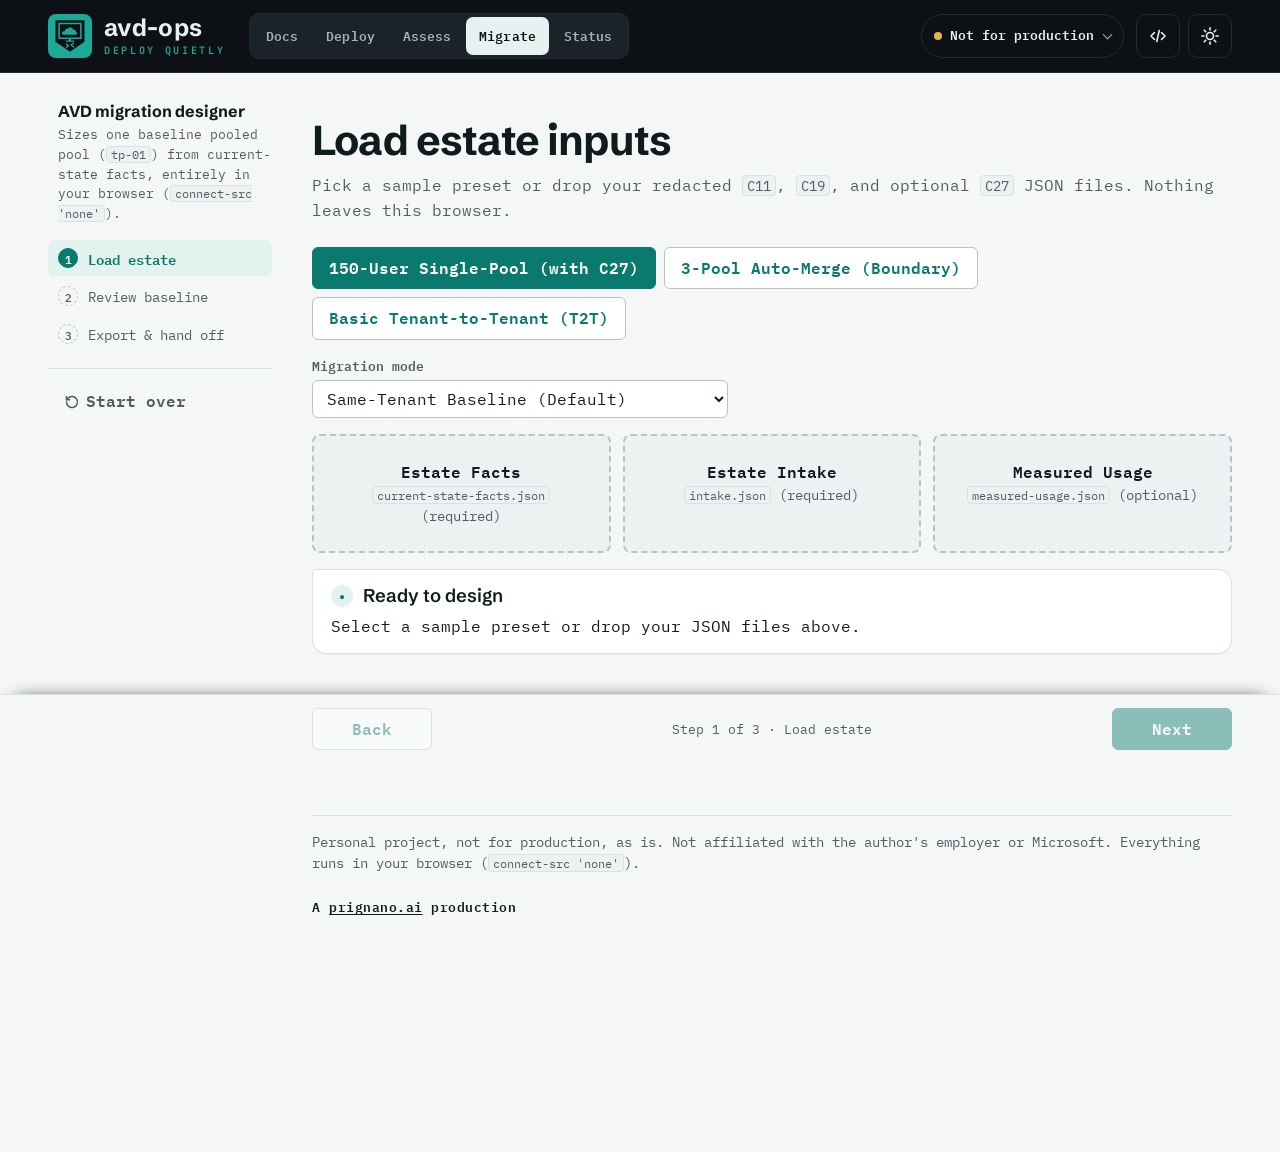
<file: site/index.html>
<!doctype html>
<html lang="en">
<head>
<meta charset="utf-8">
<meta name="viewport" content="width=device-width, initial-scale=1">
<title>avd-migrate &mdash; avd-ops.app/migrate/</title>
<meta http-equiv="refresh" content="0; url=portal/">
<link rel="icon" href="assets/brand/favicon.svg" type="image/svg+xml">
<link rel="stylesheet" href="assets/avd-ops.css">
</head>
<body>
<main class="wrap">
<p class="warn"><strong>Personal project, not for production.</strong> Provided as is, without warranty of any kind (MIT License). Not affiliated with, endorsed by or supported by the author's employer, Liquidware or Microsoft.</p>
<p>The single-pool AVD target-state baseline designer is at <a href="portal/">portal/</a>.</p>
</main>
</body>
</html>
</file>
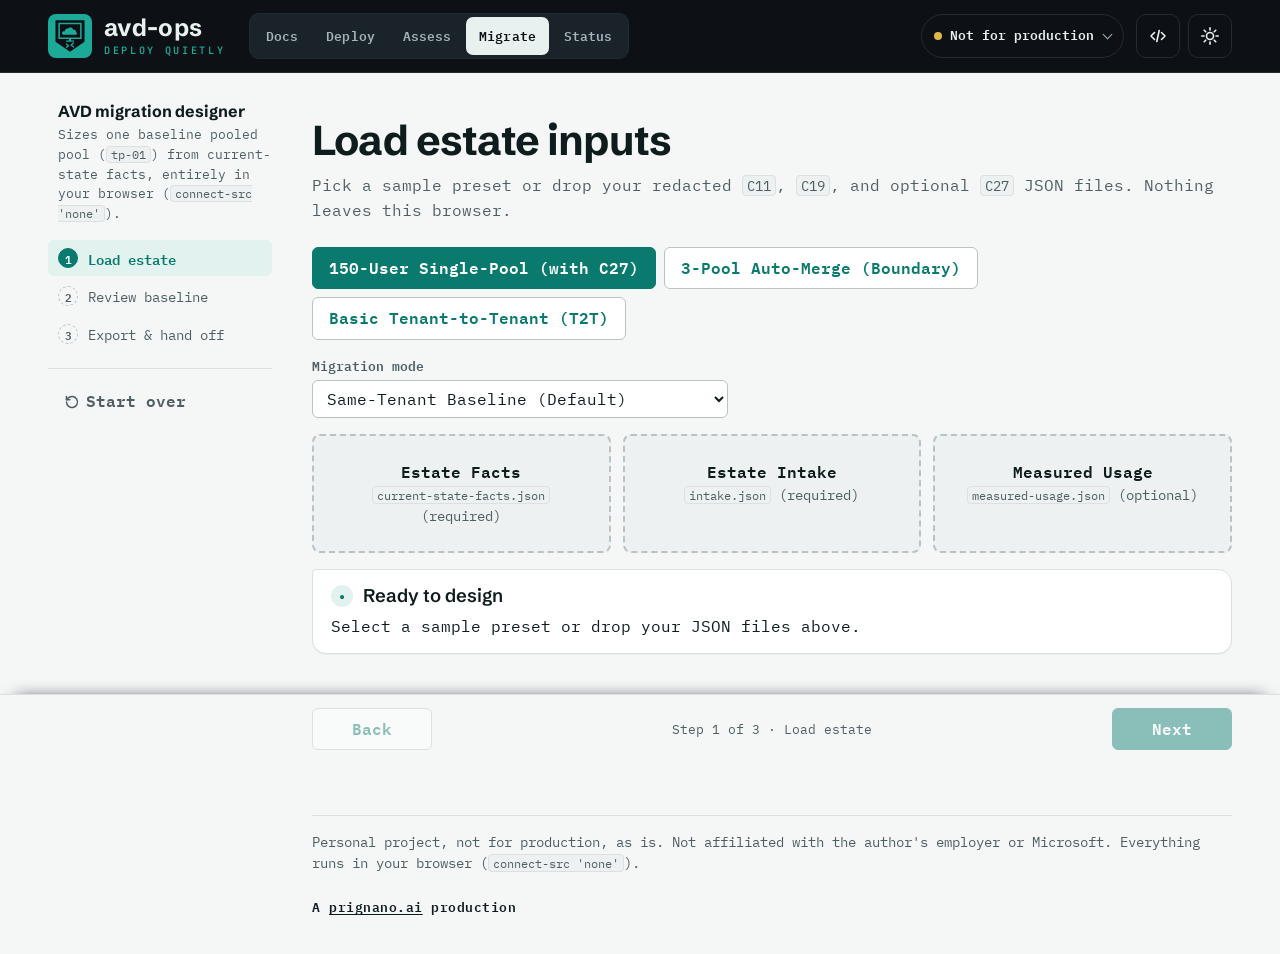
<file: site/portal/index.html>
<!doctype html>
<html lang="en">
<head>
<meta charset="utf-8">
<meta name="viewport" content="width=device-width, initial-scale=1">
<meta http-equiv="Content-Security-Policy" content="default-src 'none'; script-src 'self'; style-src 'self'; font-src 'self'; img-src 'self' data:; connect-src 'none'; base-uri 'none'; form-action 'none'">
<title>avd-migrate &mdash; Single-Pool Target-State Baseline Designer</title>
<meta name="description" content="100% client-side single-pool target-state baseline designer for Azure Virtual Desktop. Drop C11, C19, and optional C27 JSON files to emit a signed C14 manifest.">
<link rel="icon" href="../assets/brand/favicon.svg" type="image/svg+xml">
<link rel="stylesheet" href="../assets/avd-ops.css">
<link rel="stylesheet" href="../assets/avd-ops-portal.css">
<link rel="stylesheet" href="../assets/avd-ops-shell.css">
<link rel="stylesheet" href="./migrate.css">
<script src="../assets/theme.js" defer></script>
<script type="module" src="./migrate-app.js"></script>
</head>
<body class="portal shell">
<a class="skip" href="#main">Skip to content</a>
<header class="bar"><div class="bar-in"><a class="brand" href="https://avd-ops.dev/"><img class="mark" src="../assets/brand/mark.svg" alt="" width="44" height="44"><span class="name"><span class="word">avd-ops</span><span class="tag">Deploy quietly</span></span></a>
<nav class="switcher" aria-label="avd-ops tools"><a href="https://avd-ops.dev/">Docs</a><a href="https://avd-ops.app/deploy/">Deploy</a><a href="https://avd-ops.app/assess/">Assess</a><a href="./" aria-current="page">Migrate</a><a href="https://avd-ops.app/status/">Status</a></nav>
<details class="notice" id="disclaimer"><summary><strong class="long">Personal project. Not for production. No warranty.</strong><strong class="short">Not for production</strong></summary>
<div class="full"><ul><li><strong>Personal project, not for production.</strong> Provided as is, without warranty of any kind (<a href="https://github.com/avd-ops/avd-migrate/blob/main/LICENSE">MIT License</a>).</li>
<li>Not affiliated with, endorsed by or supported by the author's employer, and not an official Microsoft product.</li>
<li>Use a lab subscription and tenant.</li></ul></div></details>
<div class="tools"><button class="iconbtn dev" type="button" aria-pressed="false" aria-label="Show contract and decision IDs (dev mode)" title="Show contract and decision IDs (dev mode)"><svg viewBox="0 0 20 20" fill="none" stroke="currentColor" stroke-width="1.6" stroke-linecap="round" stroke-linejoin="round" aria-hidden="true"><path d="M6.5 6.5 3 10l3.5 3.5M13.5 6.5 17 10l-3.5 3.5M11.2 4.5 8.8 15.5"/></svg></button><button class="iconbtn theme" type="button" aria-label="Switch theme"><svg class="sun" viewBox="0 0 20 20" fill="none" stroke="currentColor" stroke-width="1.6" stroke-linecap="round" aria-hidden="true"><circle cx="10" cy="10" r="3.5"/><path d="M10 1.8v2.2M10 16v2.2M1.8 10H4M16 10h2.2M4.2 4.2l1.6 1.6M14.2 14.2l1.6 1.6M4.2 15.8l1.6-1.6M14.2 5.8l1.6-1.6"/></svg><svg class="moon" viewBox="0 0 20 20" fill="none" stroke="currentColor" stroke-width="1.6" stroke-linejoin="round" aria-hidden="true"><path d="M16.5 12.4A7 7 0 0 1 7.6 3.5a7 7 0 1 0 8.9 8.9Z"/></svg></button></div></div></header>

<main id="main" class="wz-layout">
  <header class="top wz-rail">
    <div class="title">
      <h1>AVD migration designer</h1>
      <p class="purpose">Sizes one baseline pooled pool (<code>tp-01</code>) from current-state facts, entirely in your browser (<code>connect-src 'none'</code>).</p>
    </div>
    <ol class="wz-list" id="steps" aria-label="Migration designer steps">
      <li><button type="button" class="step" data-step="0" aria-current="step"><span class="n">1</span><span>Load estate</span></button></li>
      <li><button type="button" class="step" data-step="1" disabled><span class="n">2</span><span>Review baseline</span></button></li>
      <li><button type="button" class="step" data-step="2" disabled><span class="n">3</span><span>Export &amp; hand off</span></button></li>
    </ol>
    <ol class="wz-progress" id="steps-bar" aria-label="Migration designer progress">
      <li class="phase now" data-steps="3">
        <span class="phase-name">Baseline design</span>
        <div class="segs">
          <button type="button" class="seg current" data-step="0" aria-label="Step 1: Load estate"></button>
          <button type="button" class="seg" data-step="1" aria-label="Step 2: Review baseline" disabled></button>
          <button type="button" class="seg" data-step="2" aria-label="Step 3: Export &amp; hand off" disabled></button>
        </div>
      </li>
    </ol>
    <div class="toplinks wz-tools">
      <button type="button" class="wz-tool" id="btn-reset" title="Clear loaded files and reset">
        <svg viewBox="0 0 16 16" aria-hidden="true" fill="none" stroke="currentColor" stroke-width="1.5" stroke-linecap="round" stroke-linejoin="round"><path d="M2.5 8a5.5 5.5 0 1 0 1.4-3.7L2.5 5.8"/><path d="M2.5 2.5v3.3h3.3"/></svg>
        <span class="t">Start over</span>
      </button>
    </div>
  </header>

  <div class="wz-main">
    <section class="wz-stage" id="stage-load" data-step="0" aria-labelledby="step1-heading">
      <h2 id="step1-heading">Load estate inputs</h2>
      <p class="purpose">Pick a sample preset or drop your redacted <code>C11</code>, <code>C19</code>, and optional <code>C27</code> JSON files. Nothing leaves this browser.</p>

      <div class="preset-row" role="group" aria-label="Sample presets">
        <button type="button" id="btn-preset-single">150-User Single-Pool (with C27)</button>
        <button type="button" class="secondary" id="btn-preset-multi">3-Pool Auto-Merge (Boundary)</button>
        <button type="button" class="secondary" id="btn-preset-t2t">Basic Tenant-to-Tenant (T2T)</button>
      </div>

      <div class="mode-row">
        <label class="field" for="select-migration-mode">
          <span>Migration mode</span>
          <select id="select-migration-mode">
            <option value="same-tenant">Same-Tenant Baseline (Default)</option>
            <option value="basic-t2t">Basic Tenant-to-Tenant (T2T Single-Pool)</option>
          </select>
        </label>
      </div>

      <div class="drop-grid">
        <label class="filedrop" id="drop-c11" for="file-c11">
          <input type="file" id="file-c11" accept=".json,application/json">
          <span class="what">Estate Facts<span class="dev-id"> (C11)</span></span>
          <span class="hint"><code>current-state-facts.json</code> (required)</span>
          <span class="file" id="file-c11-name"></span>
        </label>
        <label class="filedrop" id="drop-c19" for="file-c19">
          <input type="file" id="file-c19" accept=".json,application/json">
          <span class="what">Estate Intake<span class="dev-id"> (C19)</span></span>
          <span class="hint"><code>intake.json</code> (required)</span>
          <span class="file" id="file-c19-name"></span>
        </label>
        <label class="filedrop" id="drop-c27" for="file-c27">
          <input type="file" id="file-c27" accept=".json,application/json">
          <span class="what">Measured Usage<span class="dev-id"> (C27)</span></span>
          <span class="hint"><code>measured-usage.json</code> (optional)</span>
          <span class="file" id="file-c27-name"></span>
        </label>
      </div>

      <div class="reply" id="status-reply" role="status" aria-live="polite">
        <div class="bl" id="status-bl">Ready to design</div>
        <p id="status-banner">Select a sample preset or drop your JSON files above.</p>
      </div>
    </section>

    <section class="wz-stage hidden" id="stage-review" data-step="1" aria-labelledby="step2-heading">
      <h2 id="step2-heading">Single-pool baseline (<code>tp-01</code>)</h2>
      <p class="purpose">Review the sized host pool, retail cost estimate, and any single-pool boundary notices before exporting.</p>
      <div id="boundary-notices" class="notice-panel" hidden></div>
      <div id="summary-cards"></div>
    </section>

    <section class="wz-stage hidden" id="stage-export" data-step="2" aria-labelledby="step3-heading">
      <h2 id="step3-heading">Export manifest &amp; hand off</h2>
      <p class="purpose">Download the signed C14 manifest and approval file, then render <code>avd.bicepparam</code> in <code>avd-landing-zone</code>.</p>

      <div class="export-actions">
        <button type="button" id="btn-download-manifest" disabled>Download manifest.json (C14 v1)</button>
        <button type="button" class="secondary" id="btn-download-approval" disabled>Download manifest.approval.json</button>
        <button type="button" class="secondary" id="btn-download-t2t-checklist" disabled>Download t2t-checklist.json (Basic T2T)</button>
        <button type="button" class="secondary" id="btn-download-lza-bicepparam" disabled>Download lza.starter.bicepparam</button>
      </div>

      <div class="term">
        <div class="term-head">
          <span class="term-label">Render avd.bicepparam in avd-landing-zone</span>
          <button type="button" id="btn-copy-snippet">Copy</button>
        </div>
        <pre><code id="cloudshell-snippet"># Load an estate in Step 1 to generate the ConvertFrom-AvdTargetState.ps1 command.</code></pre>
      </div>

      <details class="more">
        <summary>Generated <code>manifest.json</code> preview</summary>
        <pre><code id="manifest-preview">{}</code></pre>
      </details>
    </section>
  </div>
</main>

<div class="wz-nav wide">
  <div class="in">
    <button type="button" class="secondary" id="btn-prev" disabled>Back</button>
    <span class="where" id="step-where">Step 1 of 3 &middot; Load estate</span>
    <button type="button" id="btn-next" disabled>Next</button>
  </div>
</div>

<div class="after">
  <footer class="disclaimer">
    <p>Personal project, not for production, as is. Not affiliated with the author's employer or Microsoft. Everything runs in your browser (<code>connect-src 'none'</code>).</p>
  </footer>
  <p class="credit">A <a href="https://prignano.ai/">prignano.ai</a> production</p>
</div>
</body>
</html>
</file>
<file: site/assets/avd-ops.css>
/* avd-ops design system v3.0.0 (https://avd-ops.dev/, avd-ops/avd-ops site/assets/avd-ops.css). MIT.
   Personal project, not for production, as is; not affiliated with the author's employer, Liquidware or Microsoft.
   One file for every public AVD page: tokens (light, dark, and a data-theme override), base type, and the shared
   pieces (top bar with the logo slot, notice, buttons, chips, status pills, tables, code, footer). Pages add only
   their own layout. The app shell every family page shares (brand bar, switcher, side list, notice) is
   avd-ops-shell.css, with theme.js for the theme switch and the drawer. Other repos vendor this file with fonts/ and brand/ at a tagged version; see docs/design-system.md.
   Fonts are served from fonts/ next to this file, so a page that uses it makes no requests to other sites. */

@font-face{font-family:"IBM Plex Mono";font-weight:400 500;font-display:swap;src:url("fonts/ibm-plex-mono-latin-400-normal.woff2") format("woff2")}
@font-face{font-family:"IBM Plex Mono";font-weight:400 500;font-style:italic;font-display:swap;src:url("fonts/ibm-plex-mono-latin-400-italic.woff2") format("woff2")}
@font-face{font-family:"IBM Plex Mono";font-weight:600;font-display:swap;src:url("fonts/ibm-plex-mono-latin-600-normal.woff2") format("woff2")}
@font-face{font-family:"IBM Plex Mono";font-weight:700;font-display:swap;src:url("fonts/ibm-plex-mono-latin-700-normal.woff2") format("woff2")}
@font-face{font-family:"Schibsted Grotesk";font-weight:500 600;font-display:swap;src:url("fonts/schibsted-grotesk-latin-600-normal.woff2") format("woff2")}
@font-face{font-family:"Schibsted Grotesk";font-weight:700;font-display:swap;src:url("fonts/schibsted-grotesk-latin-700-normal.woff2") format("woff2")}
@font-face{font-family:"JetBrains Mono";font-weight:600;font-display:swap;src:url("fonts/jetbrains-mono-latin-600-normal.woff2") format("woff2")}
@font-face{font-family:"Source Serif 4";font-weight:400;font-display:swap;src:url("fonts/source-serif-4-latin-400-normal.woff2") format("woff2")}
@font-face{font-family:"Source Serif 4";font-weight:400;font-style:italic;font-display:swap;src:url("fonts/source-serif-4-latin-400-italic.woff2") format("woff2")}
@font-face{font-family:"Source Serif 4";font-weight:600 700;font-display:swap;src:url("fonts/source-serif-4-latin-600-normal.woff2") format("woff2")}

/* Tokens (3.0.0). A quiet, cool neutral hierarchy tinted toward the logo's teal: --bg is the page, --surface the
   working plane, --raised a plane lifted one step (menus, the hero's system figure), --sunken a well. Structure is
   drawn with 1px hairlines (--hairline inside a surface, --line around it, --line-strong for controls), not with
   shadows; --shadow-2 is kept for things that float (the drawer, the open notice). The accent is the logo's teal,
   darkened on light backgrounds for contrast (--brand and --brand-ink are the logo's own colors, for brand surfaces
   only); --accent-line is the accent as a hairline. Amber marks the optional tier; good, caution and bad are for
   results only, never decoration, and info marks work in progress. The shell pair is the brand bar's ink, the same
   in both themes so every family page opens on the same frame. Type runs on one scale (--fs-*, a major third from
   the 15.5px body), headings tracked tight (--track-display), figures tabular wherever they line up. */
:root{
  --bg:#f5f7f7; --surface:#ffffff; --sunken:#edf1f1; --raised:#fbfcfc; --fg:#0f1c1e; --muted:#4e5e62; --line:#dae1e2; --line-strong:#b8c3c5; --hairline:#e7ecec; --grid:#e3eaea;
  --accent:#0b7a6e; --accent-hover:#075f56; --on-accent:#ffffff; --accent-soft:#e1f2ef; --accent-line:#a9dbd3; --focus:#0b7a6e;
  --brand:#1ca998; --brand-ink:#0d1015;
  --tier:#9a5b12; --tier-soft:#f7ecdc;
  --good:#18794e; --good-soft:#e1f3e9; --caution:#8a5a00; --caution-soft:#fbf0d9; --bad:#b42323; --bad-soft:#fbe7e7;
  --warn-bg:#fff6e0; --warn-line:#e2b74a; --warn-fg:#4d3a07;
  --term-bg:#0f1822; --term-head:#18232f; --term-text:#dbe5ef; --term-muted:#8796a8; --term-border:#263342; --prompt:#5fcf86;
  --s-built-bg:#d9f2e3; --s-built-fg:#14532d; --s-design-bg:#e4edfb; --s-design-fg:#1d4785; --s-slice-bg:#fdecc8; --s-slice-fg:#713f12;
  --shell:#0d1015; --shell-fg:#e8f1f0; --shell-muted:#a3b3b8; --shell-line:#222b31; --shell-hover:#1a2329; --shell-warn:#e2b74a; --info:#2456a6; --info-soft:#e4edfb;
  --shadow-2:0 1px 2px rgba(15,28,30,.06),0 18px 40px -14px rgba(15,28,30,.22);
  --shadow:0 1px 0 rgba(15,28,30,.04);
  --display:"Schibsted Grotesk","Segoe UI",system-ui,sans-serif;
  --body:"IBM Plex Mono",ui-monospace,"Cascadia Mono",SFMono-Regular,Menlo,Consolas,monospace;
  --mono:"IBM Plex Mono",ui-monospace,"Cascadia Mono",SFMono-Regular,Menlo,Consolas,monospace;
  --wordmark:"Schibsted Grotesk","Segoe UI",system-ui,sans-serif;
  --tagline:"JetBrains Mono",ui-monospace,Menlo,Consolas,monospace;
  --prose:"Source Serif 4",Georgia,"Times New Roman",serif;
  --radius:8px; --radius-sm:6px; --radius-xs:4px; --pill:999px;
  --space-1:.25rem; --space-2:.5rem; --space-3:.75rem; --space-4:1rem; --space-5:1.5rem; --space-6:2.5rem; --space-7:4rem;
  --measure:76rem; --gutter:16px; --page:76rem; --side:15rem; --tap:44px; --radius-lg:14px; --bar:72px;
  --fs-xs:.75rem; --fs-sm:.8125rem; --fs-md:1.0625rem; --fs-lg:1.25rem; --fs-xl:1.5625rem; --fs-2xl:1.953rem; --fs-3xl:clamp(2.25rem,1.55rem + 2.6vw,3.4rem);
  --lh-tight:1.08; --lh-snug:1.3; --track-display:-.024em; --track-label:.01em;
  --ease:cubic-bezier(.2,.7,.2,1); --fast:120ms; --slow:220ms;
}
@media (prefers-color-scheme:dark){:root:not([data-theme="light"]){
  --bg:#0a0f11; --surface:#10171a; --sunken:#0c1315; --raised:#151e22; --fg:#e6eeee; --muted:#96a8ac; --line:#1f2a2e; --line-strong:#33434a; --hairline:#172024; --grid:#141d21;
  --accent:#3cc8b4; --accent-hover:#7fe0d2; --on-accent:#06110f; --accent-soft:#0f2e2b; --accent-line:#1f5a52; --focus:#7fe0d2;
  --brand:#1ca998; --brand-ink:#0d1015;
  --tier:#e5a95a; --tier-soft:#3a2a14;
  --good:#4cc286; --good-soft:#10291c; --caution:#e0b04a; --caution-soft:#2c2311; --bad:#ff8a80; --bad-soft:#301818;
  --warn-bg:#2e2610; --warn-line:#8a6d1e; --warn-fg:#f3e3b0;
  --term-bg:#0a1018; --term-head:#121a24; --term-text:#dbe5ef; --term-muted:#7d8c9e; --term-border:#222e3c; --prompt:#5fcf86;
  --s-built-bg:#123824; --s-built-fg:#a7e8c0; --s-design-bg:#14223a; --s-design-fg:#bcd2fa; --s-slice-bg:#3d2e0e; --s-slice-fg:#f5d58a;
  --shell:#070a0c; --shell-fg:#e8f1f0; --shell-muted:#93a6ad; --shell-line:#1a2328; --shell-hover:#12191d; --shell-warn:#e0b04a; --info:#86b0f5; --info-soft:#14223a;
  --shadow-2:0 1px 2px rgba(0,0,0,.5),0 18px 40px -14px rgba(0,0,0,.7);
  --shadow:0 1px 0 rgba(0,0,0,.4); color-scheme:dark}}
:root[data-theme="dark"]{
  --bg:#0a0f11; --surface:#10171a; --sunken:#0c1315; --raised:#151e22; --fg:#e6eeee; --muted:#96a8ac; --line:#1f2a2e; --line-strong:#33434a; --hairline:#172024; --grid:#141d21;
  --accent:#3cc8b4; --accent-hover:#7fe0d2; --on-accent:#06110f; --accent-soft:#0f2e2b; --accent-line:#1f5a52; --focus:#7fe0d2;
  --brand:#1ca998; --brand-ink:#0d1015;
  --tier:#e5a95a; --tier-soft:#3a2a14;
  --good:#4cc286; --good-soft:#10291c; --caution:#e0b04a; --caution-soft:#2c2311; --bad:#ff8a80; --bad-soft:#301818;
  --warn-bg:#2e2610; --warn-line:#8a6d1e; --warn-fg:#f3e3b0;
  --term-bg:#0a1018; --term-head:#121a24; --term-text:#dbe5ef; --term-muted:#7d8c9e; --term-border:#222e3c; --prompt:#5fcf86;
  --s-built-bg:#123824; --s-built-fg:#a7e8c0; --s-design-bg:#14223a; --s-design-fg:#bcd2fa; --s-slice-bg:#3d2e0e; --s-slice-fg:#f5d58a;
  --shell:#070a0c; --shell-fg:#e8f1f0; --shell-muted:#93a6ad; --shell-line:#1a2328; --shell-hover:#12191d; --shell-warn:#e0b04a; --info:#86b0f5; --info-soft:#14223a;
  --shadow-2:0 1px 2px rgba(0,0,0,.5),0 18px 40px -14px rgba(0,0,0,.7);
  --shadow:0 1px 0 rgba(0,0,0,.4); color-scheme:dark}

/* Base */
*{box-sizing:border-box}
body{background:var(--bg);color:var(--fg);font:15.5px/1.7 var(--body);margin:0;-webkit-text-size-adjust:100%;text-rendering:optimizeLegibility;-webkit-font-smoothing:antialiased}
a{color:var(--accent);text-underline-offset:.18em;text-decoration-thickness:1px} a:hover{color:var(--accent-hover)}
:focus-visible{outline:2px solid var(--focus);outline-offset:2px}
h1,h2,h3{font-family:var(--display);line-height:var(--lh-snug);text-wrap:balance}
h1{font-size:var(--fs-3xl);line-height:var(--lh-tight);margin:var(--space-6) 0 var(--space-3);letter-spacing:var(--track-display)}
h2{font-size:var(--fs-xl);margin:2.75rem 0 var(--space-3);letter-spacing:-.012em} h3{font-size:var(--fs-md);margin:0 0 .35rem;letter-spacing:-.004em}
/* Figures line up wherever they are compared: tables, pills, counts. */
td,.num,.status,.mark-badge,.untested,meter{font-variant-numeric:tabular-nums}
code,.mono{font-family:var(--mono);font-size:.9em}
.prose{font-family:var(--prose);font-size:1.06rem;line-height:1.65}
:not(pre)>code{background:var(--sunken);border:1px solid var(--line);border-radius:4px;padding:0 .3em}
pre{background:var(--surface);border:1px solid var(--line);border-radius:var(--radius-sm);padding:.9rem 1rem;overflow-x:auto;font:.82rem/1.55 var(--mono)}
/* Commands show every character as typed: no ligature turns << or != into one glyph. */
pre,code,.mono{font-variant-ligatures:none}
.lede{font-size:var(--fs-lg);line-height:1.55;color:var(--muted)}
.wrap{max-width:var(--measure);margin:0 auto;padding-block:0 4rem;
  padding-left:max(var(--gutter),env(safe-area-inset-left,0px));padding-right:max(var(--gutter),env(safe-area-inset-right,0px))}

/* Top bar. The brand is the mark, brand/mark.svg (square) beside the word "avd-ops". A page may follow it with
   a crumb (.sep, then its own title) and its own links. */
header.top{display:flex;flex-wrap:wrap;gap:var(--space-2) 1.25rem;align-items:center;padding-block:1.1rem;border-bottom:1px solid var(--line)}
header.top .brand{display:inline-flex;align-items:center;gap:var(--space-2);font:700 1.05rem var(--wordmark);color:var(--fg);text-decoration:none;letter-spacing:.01em}
header.top .brand .mark{width:26px;height:26px;flex:none;border-radius:5px;display:block}
header.top .sep{color:var(--line-strong)}
header.top nav{display:flex;flex-wrap:wrap;gap:var(--space-1) var(--space-4);font-size:.95rem}
header.top nav a{text-decoration:none;color:var(--muted)} header.top nav a:hover{color:var(--fg)} header.top nav a[aria-current]{color:var(--fg);font-weight:600}

/* Notice: the research-only warning every page carries before its first section. */
.warn{background:var(--warn-bg);border:1px solid var(--warn-line);color:var(--warn-fg);border-radius:var(--radius-sm);padding:.9rem 1.1rem;margin:var(--space-5) 0;font-size:.95rem}
.warn strong:first-child{display:block;margin-bottom:var(--space-1)}
.warn ul{margin:var(--space-1) 0 0;padding-left:1.2rem}
.warn a{color:inherit}

/* Labels, chips, status pills. Chips sit in a .chips row and pills carry an s-* class, so pages that use
   .chip or .status for their own thing (the portal) keep theirs. */
.eyebrow{font:600 var(--fs-sm) var(--body);letter-spacing:var(--track-label);color:var(--muted)}
.chips{display:flex;flex-wrap:wrap;gap:.35rem;margin-top:var(--space-1)}
.chips .chip{font:500 .72rem var(--mono);border:1px solid var(--line);border-radius:var(--pill);padding:.1rem var(--space-2);color:var(--muted);background:var(--bg)}
.status:is(.s-built,.s-design,.s-slice,.s-exploring,.s-planned,.s-in-progress,.s-done,.s-parked){font:600 var(--fs-xs) var(--mono);letter-spacing:var(--track-label);padding:.15rem var(--space-2);border-radius:var(--radius-xs);align-self:flex-start;display:inline-flex;align-items:center;gap:.3em;white-space:nowrap}
.s-built{background:var(--s-built-bg);color:var(--s-built-fg)} .s-design{background:var(--s-design-bg);color:var(--s-design-fg)} .s-slice{background:var(--s-slice-bg);color:var(--s-slice-fg)}
.s-exploring{background:var(--sunken);color:var(--muted);border:1px dashed var(--line-strong)} .s-exploring::before{content:"\25CB"}
.s-planned{background:var(--info-soft);color:var(--info)} .s-planned::before{content:"\25D4"}
.s-in-progress{background:var(--accent-soft);color:var(--accent)} .s-in-progress::before{content:"\25D1"}
.s-done{background:var(--good-soft);color:var(--good)} .s-done::before{content:"\2713"}
.s-parked{background:var(--sunken);color:var(--muted);border:1px solid var(--line)} .s-parked::before{content:"\2016"}
/* Maturity: a ring that fills as a repo matures (empty for design, half for pre-beta, full for proven), so the
   state reads in shape and word, never color alone. */
.mark-badge:is(.m-proven,.m-pre-beta,.m-design){display:inline-flex;align-items:center;gap:.4em;font:600 var(--fs-xs) var(--mono);letter-spacing:var(--track-label);padding:.12rem .55rem .12rem .45rem;border-radius:var(--pill);background:transparent;border:1px solid currentColor;white-space:nowrap}
.mark-badge:is(.m-proven,.m-pre-beta,.m-design)::before{content:"";width:.62em;height:.62em;border-radius:50%;border:1.5px solid currentColor;flex:none}
.m-proven{color:var(--good)} .m-pre-beta{color:var(--caution)} .m-design{color:var(--info)}
.mark-badge.m-proven::before,.dot.m-proven{background:currentColor} .mark-badge.m-pre-beta::before,.dot.m-pre-beta{background:linear-gradient(90deg,currentColor 50%,transparent 50%)}
/* The same ring on its own, for a dense list or a figure with a legend: .dot.m-proven, .m-pre-beta, .m-design. */
.dot:is(.m-proven,.m-pre-beta,.m-design){display:inline-block;width:.62em;height:.62em;border-radius:50%;border:1.5px solid currentColor;flex:none;vertical-align:baseline}

/* Cards */
.card{background:var(--surface);border:1px solid var(--line);border-radius:var(--radius);padding:var(--space-4);min-width:0;box-shadow:var(--shadow)}

/* Buttons. .cta is a link styled as the primary action; .ghost is the secondary one. */
.cta{display:inline-flex;align-items:center;min-height:40px;margin:var(--space-2) var(--space-2) 0 0;padding:var(--space-2) 1rem;border-radius:var(--radius-sm);background:var(--accent);color:var(--on-accent);border:1px solid var(--accent);text-decoration:none;font-weight:600;font-size:.94rem;transition:background var(--fast) var(--ease),border-color var(--fast) var(--ease)}
@media (pointer:coarse){.cta{min-height:var(--tap)}}
.cta:hover{background:var(--accent-hover);border-color:var(--accent-hover);color:var(--on-accent)}
.cta.ghost{background:transparent;color:var(--fg);border-color:var(--line-strong)} .cta.ghost:hover{background:var(--surface);border-color:var(--accent);color:var(--accent-hover)}

/* Tables */
.tbl{overflow-x:auto;margin:var(--space-4) 0} table{border-collapse:collapse;width:100%;font-size:.95rem}
th,td{text-align:left;vertical-align:top;padding:.6rem .75rem;border-bottom:1px solid var(--hairline)} th{font-family:var(--display);font-size:var(--fs-sm);font-weight:600;color:var(--muted);border-bottom-color:var(--line-strong)}
tbody tr:last-child>*{border-bottom-color:var(--line)}

/* Segmented choice: a radio group drawn as joined buttons. Markup: div.segmented with role="radiogroup" and an
   aria-label, holding label>input[type=radio]+span; arrow keys move, as radios do. 44px on touch screens. */
.segmented{display:inline-flex;max-width:100%;border:1px solid var(--line-strong);border-radius:var(--radius-sm);overflow:hidden;background:var(--surface)}
.segmented label{position:relative;display:flex;flex:1 1 auto;cursor:pointer}
.segmented label+label{border-left:1px solid var(--line-strong)}
.segmented input{position:absolute;opacity:0;inset:0;margin:0;cursor:pointer}
.segmented span{display:flex;align-items:center;justify-content:center;width:100%;min-height:34px;padding:0 12px;font-weight:600;font-size:.88rem;color:var(--muted);white-space:nowrap;transition:background var(--fast) var(--ease)}
.segmented label:hover span{color:var(--fg)}
.segmented input:checked+span{background:var(--accent-soft);color:var(--accent)}
.segmented input:focus-visible+span{outline:2px solid var(--focus);outline-offset:-2px}
@media (pointer:coarse){.segmented span{min-height:var(--tap)}}

/* Run in: where the page's commands run, as two segmented choices (place, then shell) that every command block
   follows. .runin-title names the row; the page remembers the choice in this browser only. */
.runin{display:flex;flex-wrap:wrap;align-items:center;gap:var(--space-2) var(--space-3);padding:var(--space-2) var(--space-3);border:1px solid var(--line);border-radius:var(--radius-sm);background:var(--sunken)}
.runin-title{font:600 .88rem var(--body);color:var(--muted)}
@media (max-width:40rem){.runin .segmented{display:flex;width:100%}}
/* Not tested yet: a variant no real run has proved; the word always shows, never the color alone. */
.untested{display:inline-block;font:600 var(--fs-xs)/1.6 var(--mono);letter-spacing:var(--track-label);border-radius:var(--pill);padding:1px 9px;color:var(--caution);background:var(--caution-soft);white-space:nowrap}
/* What a variant needs on the machine it runs on (PowerShell 7.2, the Az modules, the az CLI). */
.requires{font-size:.85rem;color:var(--muted)} .requires::before{content:"Needs: ";font-weight:600;color:var(--fg)}

/* Footer */
footer.site{margin-top:3.5rem;padding-top:1.25rem;border-top:1px solid var(--line);font-size:.85rem;color:var(--muted)}

@media (prefers-reduced-motion:reduce){*{transition:none!important;animation:none!important}}
</file>
<file: site/assets/avd-ops-portal.css>
/* avd-ops portal components v3.0.0 (https://avd-ops.dev/, avd-ops/avd-ops site/assets/avd-ops-portal.css). MIT.
   Personal project, not for production, as is; not affiliated with the author's employer, Liquidware or Microsoft.
   The pieces a guided, step-by-step portal page shares: the progress rail, one stage panel in view, the
   "run in Cloud Shell, then paste the output" timeline, terminal blocks, the paste box, form fields, switches,
   buttons, the sticky Back and Next bar, result chips, check outcome pills, a file drop, and (2.5.0) the
   one-screen-at-a-time wizard: head, phase progress, full-screen step, "more" disclosure, reply and sheet
   (the segmented choice and the Run in row are in avd-ops.css).
   First drawn for the avd-landing-zone deployment portal, promoted here so every portal vendors one copy
   (docs/design-system.md). Load it after avd-ops.css and put class="portal" on <body>: everything here is scoped
   to it, so the avd-ops.dev pages are untouched. Colors come only from the avd-ops.css tokens. */

/* Page */
body.portal{font:16px/1.55 var(--body);-webkit-font-smoothing:antialiased}
.portal main{max-width:980px;margin:0 auto;padding-block:0;
  padding-left:max(var(--gutter),env(safe-area-inset-left,0px));padding-right:max(var(--gutter),env(safe-area-inset-right,0px))}
.portal h1{font-size:1.05rem;margin:0;letter-spacing:0}
.portal h2{font-size:1.45rem;margin:0 0 var(--space-2);letter-spacing:-.01em}
.portal h3{font-size:1.02rem;margin:0 0 var(--space-1);font-weight:600}
.portal p{margin:0 0 var(--space-3)}
.portal a{text-underline-offset:2px}
.portal code{background:var(--sunken);border:1px solid var(--line);border-radius:4px;padding:0 4px}
.portal .muted{color:var(--muted)}
.portal .hidden{display:none!important}
.portal .lede{color:var(--muted);margin:0;font-size:1rem}

/* Notice: the portal's research-only line before the first stage, and the footer. */
.portal footer.disclaimer{margin:28px 0 0;padding:var(--space-4) 0 calc(24px + env(safe-area-inset-bottom,0px));border-top:1px solid var(--line);font-size:.85rem;color:var(--muted)}

/* Panels: a stage, or a collapsible block such as Settings. */
.portal .panel{background:var(--surface);border:1px solid var(--line);border-radius:var(--radius);padding:20px;margin-bottom:var(--space-4);box-shadow:var(--shadow)}
.portal details.panel>summary{cursor:pointer;font:600 1rem var(--display)}
.portal details.panel[open]>summary{margin-bottom:var(--space-3)}
.portal .panel.accent{border-color:var(--accent)}

/* Forms */
.portal .row{display:flex;flex-wrap:wrap;gap:var(--space-3) var(--space-4);align-items:flex-end}
.portal .field{display:flex;flex-direction:column;align-items:stretch;gap:var(--space-1);flex:1 1 180px;min-width:0}
.portal .field>span{font-size:.82rem;font-weight:600;color:var(--muted)}
.portal .field>small{color:var(--muted);font-size:.8rem}
.portal :is(input[type=text],input[type=number],input[type=time],select,textarea){font:inherit;color:var(--fg);background:var(--surface);border:1px solid var(--line-strong);border-radius:var(--radius-sm);padding:7px 10px;width:100%}
.portal :is(input[type=text],input[type=number],input[type=time],select,textarea):focus{outline:none;border-color:var(--accent);box-shadow:0 0 0 3px var(--accent-soft)}
.portal :is(select,input):disabled{opacity:.55}
.portal textarea{font:12.5px/1.55 var(--mono);min-height:120px;resize:vertical}
.portal textarea.prose{font:inherit;min-height:96px}
.portal fieldset{border:1px solid var(--line);border-radius:var(--radius-sm);padding:var(--space-3) var(--space-4) var(--space-4);margin:0 0 var(--space-4);min-width:0}
.portal legend{font:600 .95rem var(--display);padding:0 var(--space-1)}

/* Buttons. A plain <button> is the primary action; .secondary and .linkbtn are the quieter ones. */
.portal :is(button,a.btnlink){font:inherit;font-weight:600;border:1px solid var(--accent);border-radius:var(--radius-sm);padding:8px 16px;cursor:pointer;background:var(--accent);color:var(--on-accent);transition:background var(--fast) var(--ease),border-color var(--fast) var(--ease)}
.portal :is(button:hover:not(:disabled),a.btnlink:hover){background:var(--accent-hover);border-color:var(--accent-hover);color:var(--on-accent)}
.portal a.btnlink{display:inline-block;text-decoration:none}
.portal :is(button,a.btnlink).secondary{background:var(--surface);color:var(--accent);border-color:var(--line-strong)}
.portal :is(button,a.btnlink).secondary:hover:not(:disabled){background:var(--accent-soft);border-color:var(--accent);color:var(--accent)}
.portal button.linkbtn{background:none;border:0;padding:4px 0;color:var(--accent);text-decoration:underline;text-underline-offset:2px}
.portal button.linkbtn:hover:not(:disabled){background:none;color:var(--accent-hover)}
.portal button:disabled{opacity:.45;cursor:default}

/* Switch: a checkbox drawn as a toggle, with its label and hint beside it. */
.portal label.switch{display:flex;gap:var(--space-3);align-items:flex-start;margin-bottom:var(--space-3)}
.portal label.switch>input[type=checkbox]{appearance:none;-webkit-appearance:none;flex:0 0 auto;width:40px;height:24px;border-radius:12px;background:var(--line-strong);position:relative;cursor:pointer;margin-top:1px;transition:background var(--fast)}
.portal label.switch>input[type=checkbox]::after{content:"";position:absolute;top:3px;left:3px;width:18px;height:18px;border-radius:50%;background:var(--surface);box-shadow:var(--shadow);transition:left var(--fast)}
.portal label.switch>input[type=checkbox]:checked{background:var(--accent)}
.portal label.switch>input[type=checkbox]:checked::after{left:19px}
.portal label.switch>input[type=checkbox]:focus-visible{outline:2px solid var(--focus);outline-offset:2px}

/* Progress rail: one numbered stop per stage, optional phase labels (data-phase on the first li of a phase),
   one row that scrolls sideways when narrow. li.done, li.current and li.locked set the state. */
.portal ol.steps{list-style:none;display:flex;padding:26px 4px 6px;margin:14px 0;overflow-x:auto;scroll-snap-type:x proximity;scrollbar-width:none}
.portal ol.steps::-webkit-scrollbar{display:none}
.portal ol.steps li{flex:1 0 84px;scroll-snap-align:start;position:relative}
.portal ol.steps li[data-phase]::after{content:attr(data-phase);position:absolute;top:-24px;left:6px;font:600 .78rem/1 var(--body);color:var(--muted);white-space:nowrap}
.portal ol.steps li+li::before{content:"";position:absolute;top:15px;left:calc(-50% + 16px);right:calc(50% + 16px);height:2px;background:var(--line-strong)}
.portal ol.steps li.done+li::before{background:var(--good)}
.portal ol.steps button{width:100%;display:flex;flex-direction:column;align-items:center;gap:6px;text-align:center;background:none;color:var(--muted);border:0;font-size:.88rem;line-height:1.2;padding:0 2px 4px}
.portal ol.steps button:hover:not(:disabled){background:none;color:var(--fg)}
.portal ol.steps button:hover:not(:disabled) .n{border-color:var(--accent)}
.portal ol.steps .n{display:grid;place-items:center;width:32px;height:32px;border-radius:50%;border:2px solid var(--line-strong);background:var(--surface);font:600 .82rem var(--mono);color:var(--muted);position:relative;z-index:1}
.portal ol.steps li.done button{color:var(--fg)}
.portal ol.steps li.done .n{border-color:var(--good);background:var(--good);color:var(--surface)}
.portal ol.steps li.current button{color:var(--accent)}
.portal ol.steps li.current .n{border-color:var(--accent);background:var(--accent);color:var(--on-accent);box-shadow:0 0 0 5px var(--accent-soft)}
.portal ol.steps li.locked .n{border-style:dashed;background:transparent}
@media (max-width:560px){
  .portal ol.steps{padding-top:6px}
  .portal ol.steps li{flex:1 0 40px}
  .portal ol.steps li .lbl{display:none}
  .portal ol.steps li.current{flex:0 0 auto;padding-inline:4px}
  .portal ol.steps li.current .lbl{display:block;white-space:nowrap}
  .portal ol.steps li[data-phase]::after{display:none}
}

/* Stage in view. A .stage is a .panel; only the current one shows. */
.portal .stage{padding:24px 26px}
.portal .stage>h2{display:flex;align-items:baseline;flex-wrap:wrap;gap:2px 10px}
.portal .stage>h2>.muted{font:400 .95rem var(--body)}
.portal .stage>.intro{margin-bottom:18px;color:var(--muted)}
@media (max-width:560px){.portal :is(.stage,.panel){padding:var(--space-4)}.portal h2{font-size:1.25rem}}

/* Command stage: "Run in Cloud Shell" then "Paste the output", numbered stops on one line. A stop takes
   .good, .ok or .poor once its result is known. */
.portal .slot{counter-reset:stop;margin-top:18px}
.portal .slot>.stop{position:relative;padding:0 0 24px 46px;counter-increment:stop}
.portal .slot>.stop:last-child{padding-bottom:0}
.portal .slot>.stop::before{content:counter(stop);position:absolute;left:0;top:-2px;width:30px;height:30px;border-radius:50%;display:grid;place-items:center;font:600 .82rem var(--mono);background:var(--accent-soft);color:var(--accent);border:2px solid var(--accent)}
.portal .slot>.stop:not(:last-child)::after{content:"";position:absolute;left:15px;top:32px;bottom:4px;width:2px;background:var(--line)}
.portal .slot>.stop>.label{font:600 .88rem/1.2 var(--body);color:var(--muted);margin:6px 0 12px}
.portal .slot>.stop.good::before{content:"\2713";background:var(--good);border-color:var(--good);color:var(--surface)}
.portal .slot>.stop.ok::before{background:var(--caution-soft);border-color:var(--caution);color:var(--caution)}
.portal .slot>.stop.poor::before{content:"!";background:var(--bad-soft);border-color:var(--bad);color:var(--bad)}
@media (max-width:560px){
  .portal .slot>.stop{padding-left:38px}
  .portal .slot>.stop::before{width:26px;height:26px;font-size:.75rem}
  .portal .slot>.stop:not(:last-child)::after{left:13px;top:28px}
}

/* Back and Next stay reachable at the bottom of the screen. */
.portal .stepnav{position:sticky;bottom:0;z-index:5;display:flex;gap:var(--space-3);align-items:center;justify-content:space-between;margin:0 0 var(--space-4);padding:14px 0 calc(12px + env(safe-area-inset-bottom,0px));background:var(--bg);border-top:1px solid var(--line)}
.portal .stepnav button{min-width:7.5rem;box-shadow:var(--shadow)}
.portal .stepnav .where{text-align:center;flex:1;min-width:0;font:.78rem var(--mono);letter-spacing:.02em;color:var(--muted)}
@media (max-width:560px){.portal .stepnav .where{display:none}.portal .stepnav button{min-width:0;flex:1 1 0}}

/* Wizard (2.5.0): one screen at a time (docs/design-system.md, "One screen at a time"). A slim head (the
   portal's name, one line on what it does, two quiet tools), a progress bar grouped by phase, one step that
   fills the screen, and Back and Next along the bottom on every screen size. */
.portal .wz-head{display:flex;align-items:center;gap:var(--space-3) var(--space-5);padding-block:22px 0;border-bottom:0}
.portal .wz-head .title{margin-right:auto;min-width:0}
.portal .wz-head h1{font:700 1.05rem/1.2 var(--display);margin:0}
.portal .wz-head .purpose{margin:2px 0 0;font-size:.86rem;color:var(--muted);max-width:none}
.portal .wz-tools{display:flex;gap:2px;flex-wrap:wrap}
.portal .wz-tool{display:inline-flex;align-items:center;gap:6px;min-height:36px;padding:0 10px;border:0;border-radius:var(--radius-sm);background:none;color:var(--muted);font:600 .86rem var(--body);text-decoration:none;cursor:pointer}
.portal .wz-tool:hover,.portal .wz-tool[aria-expanded="true"]{background:var(--sunken);color:var(--fg)}
.portal .wz-tool svg{width:16px;height:16px;flex:none}
@media (pointer:coarse){.portal .wz-tool{min-height:var(--tap)}}
/* Phones: the tools as icons (each keeps its name for screen readers in .t), and no purpose line. */
@media (max-width:560px){.portal .wz-head{padding-top:14px}.portal .wz-head .purpose{display:none}.portal .wz-tool{width:var(--tap);min-height:var(--tap);justify-content:center;padding:0}
  .portal .wz-tool>.t{position:absolute;width:1px;height:1px;overflow:hidden;clip-path:inset(50%);white-space:nowrap}}

/* Progress: ol.wz-progress > li.phase[data-steps] > .phase-name + .segs > button.seg. A phase is as wide as its
   steps, so its name sits over its own steps. .seg.done, .seg.current; a disabled .seg is not reached yet. */
.portal ol.wz-progress{display:flex;gap:10px;margin:18px 0 0;padding:0;list-style:none}
.portal .wz-progress .phase{display:grid;gap:4px;min-width:0;flex:1}
.portal .wz-progress .phase[data-steps="2"]{flex:2} .portal .wz-progress .phase[data-steps="3"]{flex:3}
.portal .wz-progress .phase[data-steps="4"]{flex:4} .portal .wz-progress .phase[data-steps="5"]{flex:5}
.portal .wz-progress .phase-name{font-size:.78rem;font-weight:600;color:var(--muted);white-space:nowrap;overflow:hidden;text-overflow:ellipsis}
.portal .wz-progress .phase.now .phase-name{color:var(--fg)}
.portal .wz-progress .segs{display:flex;gap:4px}
.portal .wz-progress button.seg{flex:1;min-width:0;height:22px;padding:0;border:0;border-radius:0;background:none;display:flex;align-items:center;cursor:pointer}
.portal .wz-progress button.seg::before{content:"";display:block;width:100%;height:4px;border-radius:2px;background:var(--line-strong)}
.portal .wz-progress button.seg:hover:not(:disabled){background:none}
.portal .wz-progress button.seg:hover:not(:disabled)::before{background:var(--accent-hover)}
.portal .wz-progress button.seg.done::before{background:var(--good)}
.portal .wz-progress button.seg.current::before{background:var(--accent);height:6px;border-radius:3px}
.portal .wz-progress button.seg:disabled{opacity:1;cursor:default}
.portal .wz-progress button.seg:disabled::before{background:var(--line)}
.portal .wz-progress button.seg:focus-visible{outline:2px solid var(--focus);outline-offset:2px}
@media (pointer:coarse){.portal .wz-progress button.seg{height:var(--tap)}}

/* Wizard layout (2.5.0): the steps as a list down the left, as the docs side list, and the step beside it.
   main.wz-layout > .wz-rail (the portal's name, ol.wz-list, .wz-tools) + the step column. Below 64rem the rail
   becomes a head over the step: the name and the tools on one row, then ol.wz-progress in place of the list. */
.portal .wz-layout{display:grid;grid-template-columns:14rem minmax(0,1fr);gap:var(--space-6);max-width:var(--page);margin:0 auto;
  padding-left:max(var(--gutter),env(safe-area-inset-left,0px));padding-right:max(var(--gutter),env(safe-area-inset-right,0px))}
.portal .wz-rail{position:sticky;top:calc(var(--bar) + 1px + env(safe-area-inset-top,0px));align-self:start;max-height:calc(100dvh - var(--bar) - 1px - env(safe-area-inset-top,0px));overflow-y:auto;scrollbar-width:thin;
  display:grid;gap:var(--space-4);align-content:start;padding-block:28px 24px;border:0}
.portal .wz-rail h1{font:700 1rem/1.25 var(--display);margin:0 0 0 10px}
.portal .wz-rail .purpose{margin:4px 0 0 10px;font-size:.8rem;color:var(--muted)}
.portal ol.wz-list{list-style:none;margin:0;padding:0;display:grid;gap:2px}
.portal .wz-list .group{font-size:.8rem;font-weight:600;color:var(--muted);margin:var(--space-4) 0 var(--space-1);padding-left:10px}
.portal .wz-list .group:first-child{margin-top:0}
.portal .wz-list button.step{display:flex;align-items:center;gap:10px;width:100%;min-height:36px;padding:0 10px;border:0;border-radius:var(--radius-sm);background:none;color:var(--fg);font:400 .9rem/1.2 var(--body);text-align:left}
.portal .wz-list button.step:hover:not(:disabled){background:var(--sunken);color:var(--fg)}
.portal .wz-list .n{flex:none;width:20px;height:20px;border-radius:50%;display:grid;place-items:center;font:600 .68rem var(--mono);border:1.5px solid var(--line-strong);color:var(--muted)}
.portal .wz-list button.step.done .n{background:var(--good);border-color:var(--good);color:var(--surface)}
.portal .wz-list button.step[aria-current="step"]{background:var(--accent-soft);color:var(--accent);font-weight:600}
.portal .wz-list button.step[aria-current="step"] .n{background:var(--accent);border-color:var(--accent);color:var(--on-accent)}
.portal .wz-list button.step:disabled{opacity:1;color:var(--muted)}
.portal .wz-list button.step:disabled .n{border-style:dashed}
.portal .wz-rail .wz-tools{display:grid;gap:2px;border-top:1px solid var(--line);padding-top:var(--space-3)}
.portal .wz-rail ol.wz-progress{display:none}
@media (pointer:coarse){.portal .wz-list button.step{min-height:var(--tap)}}
.portal .wz-nav.wide>.in{max-width:var(--page)}
@media (min-width:64.01rem){.portal .wz-nav.wide>.in{padding-left:calc(max(var(--gutter),env(safe-area-inset-left,0px)) + 14rem + var(--space-6))}}
@media (max-width:64rem){
  .portal .wz-layout{grid-template-columns:minmax(0,1fr);gap:0}
  .portal .wz-rail{position:static;max-height:none;overflow:visible;grid-template-columns:minmax(0,1fr) auto;gap:0 var(--space-3);align-items:center;padding-block:18px 0}
  .portal .wz-rail h1,.portal .wz-rail .purpose{margin-left:0}
  .portal .wz-rail ol.wz-list{display:none}
  .portal .wz-rail ol.wz-progress{display:flex;grid-column:1/-1}
  .portal .wz-rail .wz-tools{display:flex;border:0;padding:0;grid-row:1;grid-column:2}
}
@media (max-width:560px){.portal .wz-rail .purpose{display:none}}

/* The step: a large title, one line that says what to do, the one action, then detail behind details.more. */
.portal .wz-stage{padding-block:clamp(24px,5vh,56px) 40px}
.portal .wz-stage h2{font:700 clamp(1.8rem,1.3rem + 2vw,2.6rem)/1.08 var(--display);letter-spacing:-.02em;margin:0 0 10px}
.portal .wz-stage .purpose{font-size:1rem;color:var(--muted);margin:0 0 24px}
.portal .wz-stage .act{display:flex;flex-wrap:wrap;align-items:center;gap:var(--space-3) 18px;margin:0 0 var(--space-4)}
.portal .wz-stage .quiet{color:var(--muted);font-size:.86rem}
.portal details.more{border-top:1px solid var(--line);padding-top:var(--space-3);margin-top:var(--space-5)}
.portal details.more>summary{cursor:pointer;list-style:none;display:inline-flex;align-items:center;gap:var(--space-2);min-height:32px;color:var(--muted);font-size:.88rem;font-weight:600}
.portal details.more>summary::-webkit-details-marker{display:none}
.portal details.more>summary::before{content:"+";font:600 1rem/1 var(--mono);color:var(--accent);width:1ch}
.portal details.more[open]>summary::before{content:"\2212"}
.portal details.more>summary:hover{color:var(--fg)}
.portal details.more>:not(summary){font-size:.92rem;color:var(--muted)}
.portal details.more>:nth-child(2){margin-top:var(--space-2)}

/* Run in, as one quiet line over a command block: "For Cloud Shell, PowerShell. Change". */
.portal .runline{display:flex;flex-wrap:wrap;align-items:center;gap:4px 10px;font-size:.84rem;color:var(--muted);margin:0 0 10px}
.portal .runline strong{color:var(--fg);font-weight:600}
.portal .runline button.linkbtn{font-size:.84rem;padding:0}

/* The answer to a paste, bottom line first, as a reply in a chat: .reply > .bl (the verdict, with .good, .ok or
   .poor and its word) then one or two plain sentences, then the next action. */
.portal .reply{background:var(--surface);border:1px solid var(--line);border-radius:4px var(--radius-lg) var(--radius-lg) var(--radius-lg);padding:14px 18px;box-shadow:var(--shadow)}
.portal .reply .bl{display:flex;align-items:center;gap:10px;font:600 1.15rem/1.3 var(--display);margin:0 0 6px;color:var(--fg)}
.portal .reply .bl::before{content:"\2022";flex:none;width:22px;height:22px;border-radius:50%;display:grid;place-items:center;font-size:.8rem;background:var(--accent-soft);color:var(--accent)}
.portal .reply .bl.good::before{content:"\2713";background:var(--good);color:var(--surface)}
.portal .reply .bl.ok::before{content:"\2026";background:var(--caution-soft);color:var(--caution)}
.portal .reply .bl.poor::before{content:"!";background:var(--bad-soft);color:var(--bad)}

/* Back and Next: one bar along the bottom of the screen, on every screen size. .where names the step. */
.portal .wz-nav{position:sticky;bottom:0;z-index:5;background:var(--bg);border-top:1px solid var(--line);box-shadow:0 -10px 18px -16px var(--shell)}
.portal .wz-nav>.in{display:flex;align-items:center;gap:var(--space-3);min-height:68px;max-width:980px;margin:0 auto;
  padding:10px max(var(--gutter),env(safe-area-inset-right,0px)) calc(10px + env(safe-area-inset-bottom,0px)) max(var(--gutter),env(safe-area-inset-left,0px))}
.portal .wz-nav .where{flex:1;min-width:0;text-align:center;font-size:.84rem;color:var(--muted);white-space:nowrap;overflow:hidden;text-overflow:ellipsis}
.portal .wz-nav button{min-width:7.5rem}
@media (max-width:560px){.portal .wz-nav .where{display:none}.portal .wz-nav button{flex:1 1 0;min-width:0}.portal .wz-nav button:first-child{flex:0 0 auto}}

/* Sheet: a panel that slides over the step (Settings, Where did I leave off), with .sheet-backdrop behind it.
   Full width on a phone. The page toggles .hidden on both. */
.portal .sheet{position:fixed;z-index:40;top:calc(var(--bar) + 1px + env(safe-area-inset-top,0px));right:0;bottom:0;width:min(34rem,100vw);margin:0;overflow-y:auto;overscroll-behavior:contain;
  background:var(--surface);border:0;border-left:1px solid var(--line);border-radius:0;box-shadow:var(--shadow-2);padding:22px max(22px,env(safe-area-inset-right,0px)) calc(28px + env(safe-area-inset-bottom,0px)) 22px}
.portal button.sheet-backdrop{position:fixed;inset:0;z-index:35;background:var(--shell);opacity:.45;border:0;border-radius:0;padding:0;cursor:default}
.portal button.sheet-backdrop:hover{background:var(--shell);border:0}
.portal .sheet h2{font-size:1.3rem}
.portal .sheet .row{align-items:stretch}
@media (max-width:560px){.portal .sheet{border-left:0;padding-left:max(var(--gutter),env(safe-area-inset-left,0px));padding-right:max(var(--gutter),env(safe-area-inset-right,0px))}}

/* Terminal block: one Cloud Shell command with its own Copy button. */
.portal .term{border:1px solid var(--term-border);border-radius:var(--radius-sm);background:var(--term-bg);overflow:hidden}
.portal .term-head{display:flex;align-items:center;justify-content:space-between;gap:var(--space-2);padding:6px 8px 6px 12px;background:var(--term-head);border-bottom:1px solid var(--term-border)}
.portal .term-label{font:600 .78rem/1 var(--mono);color:var(--term-muted)}
.portal .term-label::before{content:"PS>";color:var(--prompt);margin-right:8px}
.portal .term[data-shell="bash"] .term-label::before{content:"$"}
.portal .term-head button{padding:4px 12px;font-size:.85rem;background:transparent;color:var(--term-text);border-color:var(--term-border)}
.portal .term-head button:hover:not(:disabled){background:var(--term-border);border-color:var(--term-muted);color:var(--term-text)}
.portal .term pre{background:transparent;border:0;border-radius:0;color:var(--term-text);margin:0;padding:14px;overflow-x:auto;font:12.5px/1.65 var(--mono);white-space:pre;tab-size:4}

/* Paste box: where the operator pastes a run's output. */
.portal textarea.paste{border-style:dashed;border-width:2px;background:var(--sunken);min-height:140px}
.portal textarea.paste:focus{border-style:solid}

/* Result chip: a run's overall result, always with its word. */
.portal .result{display:inline-block;font:600 var(--fs-xs)/1.6 var(--mono);letter-spacing:var(--track-label);border-radius:4px;padding:1px 8px;background:var(--accent-soft);color:var(--accent)}
.portal .result.good{color:var(--good);background:var(--good-soft)}
.portal .result.ok{color:var(--caution);background:var(--caution-soft)}
.portal .result.poor{color:var(--bad);background:var(--bad-soft)}

/* Check outcome pill: pass, warn, gap or unknown, always with its word, never color alone. */
.portal .outcome{display:inline-block;font:600 var(--fs-xs)/1.6 var(--mono);letter-spacing:var(--track-label);border-radius:var(--pill);padding:1px 9px;border:1px solid transparent;white-space:nowrap}
.portal .outcome.o-pass{color:var(--good);background:var(--good-soft)}
.portal .outcome.o-warn{color:var(--caution);background:var(--caution-soft)}
.portal .outcome.o-gap{color:var(--bad);background:var(--bad-soft)}
.portal .outcome.o-unknown{color:var(--muted);background:var(--sunken);border-color:var(--line)}


/* File drop: a labeled file input with a drop zone. The page fills .file with the name and size, and .error on
   a schema mismatch. The file is read in the browser and never uploaded; the hint says so. */
.portal .filedrop{display:block;position:relative;border:2px dashed var(--line-strong);border-radius:var(--radius);background:var(--sunken);padding:var(--space-5) var(--space-4);text-align:center;cursor:pointer;transition:border-color var(--fast) var(--ease),background var(--fast) var(--ease)}
.portal .filedrop:hover,.portal .filedrop.over{border-color:var(--accent);background:var(--accent-soft)}
.portal .filedrop:focus-within{border-style:solid;border-color:var(--accent)}
.portal .filedrop input[type=file]{position:absolute;inset:0;opacity:0;cursor:pointer;width:100%}
.portal .filedrop .what{font-weight:600;display:block}
.portal .filedrop .hint{display:block;color:var(--muted);font-size:.85rem}
.portal .filedrop .file{display:block;margin-top:var(--space-2);font:.85rem var(--mono);color:var(--fg)}
.portal .filedrop .error{display:block;margin-top:var(--space-2);color:var(--bad);font-weight:600}

/* Key and value table, and a table that scrolls inside its own border. */
.portal .table-wrap{overflow-x:auto;border:1px solid var(--line);border-radius:var(--radius-sm);background:var(--surface)}
.portal .table-wrap th{font:600 .82rem var(--body);color:var(--muted);background:var(--sunken)}
.portal .table-wrap tbody tr:last-child td{border-bottom:0}
.portal table.kv td:first-child{color:var(--muted);width:40%}
.portal td.num{text-align:right;font:.88rem var(--mono);font-variant-numeric:tabular-nums}

@media (prefers-reduced-motion:reduce){.portal *,.portal *::before,.portal *::after{transition:none!important;animation:none!important}}
</file>
<file: site/assets/avd-ops-shell.css>
/* avd-ops app shell v3.0.0 (https://avd-ops.dev/, avd-ops/avd-ops site/assets/avd-ops-shell.css). MIT.
   Personal project, not for production, as is; not affiliated with the author's employer or Microsoft.
   The frame every family page opens in: the brand bar (mark, word, the Docs, Deploy, Assess, Migrate and Status switcher, theme
   and menu buttons), the one-line research notice that opens to the full text, a side list that becomes a drawer
   below 64rem, the page column, and the footer with the credit line. Load it after avd-ops.css and put
   class="shell" on <body>; every rule is scoped to .shell. theme.js wires the theme button and the drawer; on a portal, load it after avd-ops-portal.css so the bar's buttons keep their look; without
   it the side list sits below the page on narrow screens and the theme follows the system. */

/* Brand bar: brand ink in both themes, so moving between the site and a portal keeps the same frame. It holds the
   brand (the mark, the word and the tagline, as in the horizontal lockup), the switcher, the notice and the buttons. */
.shell{background:var(--bg)}
.shell::before{content:"";position:fixed;inset:0 0 auto;height:env(safe-area-inset-top,0px);background:var(--shell);z-index:30}
.shell header.bar{position:sticky;top:env(safe-area-inset-top,0px);z-index:20;background:var(--shell);color:var(--shell-fg);border-bottom:1px solid var(--shell-line)}
.shell .bar-in{position:relative;max-width:var(--page);margin:0 auto;display:flex;align-items:center;gap:var(--space-3);min-height:var(--bar);
  padding-left:max(var(--gutter),env(safe-area-inset-left,0px));padding-right:max(var(--gutter),env(safe-area-inset-right,0px))}
.shell header.bar .brand{display:inline-flex;align-items:center;gap:var(--space-3);color:var(--shell-fg);text-decoration:none;min-height:var(--tap);flex:none}
.shell header.bar .brand .mark{width:44px;height:44px;flex:none;border-radius:8px;display:block}
.shell header.bar .brand .name{display:grid;line-height:1}
.shell header.bar .brand .word{font:700 1.5rem/1 var(--wordmark);letter-spacing:.005em}
.shell header.bar .brand .tag{font:600 .64rem/1 var(--tagline);letter-spacing:.26em;text-transform:uppercase;color:var(--brand);margin-top:6px}
.shell .switcher{display:flex;gap:2px;padding:3px;border-radius:10px;background:var(--shell-hover);border:1px solid var(--shell-line);margin-left:var(--space-3);flex:none}
.shell .switcher a{display:flex;align-items:center;justify-content:center;min-height:38px;padding:0 .8rem;border-radius:7px;color:var(--shell-muted);text-decoration:none;font-weight:600;font-size:.84rem;letter-spacing:var(--track-label);transition:background var(--fast) var(--ease),color var(--fast) var(--ease)}
.shell .switcher a:hover{color:var(--shell-fg)}
.shell .switcher a[aria-current]{background:var(--shell-fg);color:var(--shell)}
.shell .tools{margin-left:auto;display:flex;gap:var(--space-2);flex:none}
.shell header.bar .iconbtn{width:var(--tap);height:var(--tap);display:grid;place-items:center;border-radius:10px;border:1px solid var(--shell-line);background:transparent;color:var(--shell-fg);cursor:pointer;padding:0}
.shell header.bar .iconbtn:hover{background:var(--shell-hover)}
.shell header.bar .iconbtn svg{width:20px;height:20px}
.shell header.bar :focus-visible{outline-color:var(--shell-fg)}
.shell header.bar .menu{display:none}
.shell header.bar .tools .iconbtn.dev[aria-pressed="true"],.shell header.bar .tools .iconbtn.dev[aria-pressed="true"]:hover{background:var(--shell-hover);border-color:var(--brand);color:var(--brand)}
.shell .dev-id{display:none}
.shell.dev-on .dev-id{display:inline}
.shell.dev-on .dev-off{display:none}
.shell .theme .moon{display:none}
:root[data-theme="dark"] .shell .theme .sun{display:none} :root[data-theme="dark"] .shell .theme .moon{display:block}
@media (prefers-color-scheme:dark){:root:not([data-theme="light"]) .shell .theme .sun{display:none}:root:not([data-theme="light"]) .shell .theme .moon{display:block}}
html:not(.js) .shell .theme,html:not(.js) .shell .dev{display:none}

/* Notice: a pill in the bar, beside the buttons, that opens to the full research-only notice under the bar. The
   whole text stays in the page. Wide screens show the full line, narrower ones "Not for production", phones the dot. */
.shell header.bar .notice{margin-left:auto;min-width:0}
.shell header.bar .notice+.tools{margin-left:0}
.shell header.bar .notice summary{display:flex;align-items:center;gap:var(--space-2);min-height:var(--tap);padding:0 var(--space-3);border:1px solid var(--shell-line);border-radius:var(--pill);
  cursor:pointer;list-style:none;font-size:.8rem;color:var(--shell-fg);white-space:nowrap;transition:background var(--fast) var(--ease)}
.shell header.bar .notice summary:hover,.shell header.bar .notice[open] summary{background:var(--shell-hover)}
.shell .notice summary::-webkit-details-marker{display:none}
.shell header.bar .notice summary::before{content:"";width:8px;height:8px;border-radius:50%;background:var(--shell-warn);flex:none}
.shell header.bar .notice summary::after{content:"";width:6px;height:6px;border:solid var(--shell-muted);border-width:0 1.5px 1.5px 0;transform:translateY(-2px) rotate(45deg);flex:none;margin-left:2px;transition:transform var(--fast) var(--ease)}
.shell header.bar .notice[open] summary::after{transform:translateY(1px) rotate(-135deg)}
.shell header.bar .notice summary strong{font-weight:600;overflow:hidden;text-overflow:ellipsis}
.shell .notice summary .short{display:none}
.shell header.bar .notice .full{position:absolute;top:calc(100% + 1px);right:max(var(--gutter),env(safe-area-inset-right,0px));width:min(34rem,calc(100vw - 2 * var(--gutter)));padding-top:var(--space-2);font-size:.92rem;
  max-height:calc(100dvh - var(--bar) - 1px - env(safe-area-inset-top,0px));overflow-y:auto;overscroll-behavior:contain}
.shell header.bar .notice .full :focus-visible{outline-color:var(--focus)}
.shell .notice ul{margin:0;padding:var(--space-3) var(--space-4) var(--space-3) 2.2rem;background:var(--warn-bg);border:1px solid var(--warn-line);border-radius:var(--radius-sm);color:var(--warn-fg)}
.shell header.bar .notice ul{box-shadow:var(--shadow-2)}
.shell .notice ul a{color:inherit}
/* A page made from a 2.2.0 starter keeps the notice as a row under the bar until it moves it into the bar. */
.shell>details.notice{background:var(--surface);border-bottom:1px solid var(--line);font-size:.92rem;color:var(--muted)}
.shell>details.notice summary{max-width:var(--page);margin:0 auto;display:flex;align-items:center;gap:var(--space-2);min-height:40px;cursor:pointer;list-style:none;
  padding-left:max(var(--gutter),env(safe-area-inset-left,0px));padding-right:max(var(--gutter),env(safe-area-inset-right,0px))}
.shell>details.notice summary::before{content:"";width:8px;height:8px;border-radius:50%;background:var(--warn-line);flex:none}
.shell>details.notice summary strong{font-weight:600;color:var(--fg)}
.shell>details.notice summary .more{margin-left:auto;color:var(--accent);white-space:nowrap;padding-left:var(--space-3)}
.shell>details.notice[open] summary .more{visibility:hidden}
.shell>details.notice .full{max-width:var(--page);margin:0 auto;padding-block:0 var(--space-3);
  padding-left:max(var(--gutter),env(safe-area-inset-left,0px));padding-right:max(var(--gutter),env(safe-area-inset-right,0px))}

/* Side list and page column. */
.shell .layout{max-width:var(--page);margin:0 auto;display:grid;grid-template-columns:var(--side) minmax(0,1fr);gap:var(--space-6);
  padding-left:max(var(--gutter),env(safe-area-inset-left,0px));padding-right:max(var(--gutter),env(safe-area-inset-right,0px))}
.shell .side{position:sticky;top:calc(var(--bar) + 1px + env(safe-area-inset-top,0px));align-self:start;max-height:calc(100vh - var(--bar) - 1px - env(safe-area-inset-top,0px));overflow-y:auto;scrollbar-width:thin;scrollbar-color:var(--line-strong) transparent;padding-block:var(--space-5) var(--space-6);display:grid;gap:var(--space-1);align-content:start}
/* The side list in tiers (3.0.0): a tier is a heading in the display face over a hairline; a group inside a tier
   (an ecosystem layer) is a quiet label, and its links hang from a hairline on the left, so the layer reads as one
   block. The current page is the accent on its soft field, with an accent rule. */
.shell .side .tier{font:700 var(--fs-sm)/1.2 var(--display);letter-spacing:var(--track-label);color:var(--fg);margin:var(--space-5) 0 var(--space-1);padding:var(--space-3) .6rem 0;border-top:1px solid var(--hairline)}
.shell .side .tier:first-child{margin-top:0;padding-top:0;border-top:0}
.shell .side .group{font:500 var(--fs-xs) var(--body);color:var(--muted);margin:var(--space-2) 0 0;padding-left:.6rem}
.shell .side details.side-group{margin:0}
.shell .side details.side-group>summary{list-style:none;cursor:pointer;display:flex;align-items:center;justify-content:space-between;gap:var(--space-2);min-height:34px;padding:0 .6rem;border-radius:var(--radius-sm);user-select:none;transition:background var(--fast) var(--ease)}
.shell .side details.side-group>summary::-webkit-details-marker{display:none}
.shell .side details.side-group>summary:hover{background:var(--sunken);color:var(--fg)}
.shell .side details.side-group>summary::after{content:"";width:5px;height:5px;border:solid var(--muted);border-width:0 1.5px 1.5px 0;transform:rotate(-45deg);transition:transform var(--fast) var(--ease);flex:none;margin-left:2px}
.shell .side details.side-group[open]>summary::after{transform:translateY(-1px) rotate(45deg)}
.shell .side details.side-group .side-count{margin-left:auto;font:500 var(--fs-xs) var(--mono);color:var(--muted);font-variant-numeric:tabular-nums}
.shell .side details.side-group.tier-group{margin-top:var(--space-4);padding-top:var(--space-3);border-top:1px solid var(--hairline)}
.shell .side details.side-group.tier-group>summary.tier{margin:0;padding:0 .6rem;border-top:0}
.shell .side details.side-group .side-links{display:grid;gap:2px;margin:2px 0 var(--space-2) .6rem;padding-left:var(--space-2);border-left:1px solid var(--hairline)}
.shell .side a{display:flex;align-items:center;min-height:34px;padding:0 .6rem;border-radius:var(--radius-sm);color:var(--fg);text-decoration:none;font-size:.9rem;border-left:2px solid transparent}
.shell .side a:hover{background:var(--sunken)}
.shell .side a[aria-current]{background:var(--accent-soft);color:var(--accent-hover);font-weight:600;border-left-color:var(--accent);border-radius:0 var(--radius-sm) var(--radius-sm) 0}
/* A page with no side list (a single page in a sibling repo, an artifact): .layout.solo, one column. */
.shell .layout.solo{grid-template-columns:minmax(0,1fr)}
.shell main{min-width:0;padding-block:var(--space-5) var(--space-6)}
.shell main>.col{max-width:var(--measure)}
.shell main h1{margin-top:var(--space-3)}
/* The page column starts on the same line as the side list: its first element takes no top margin. */
.shell main>:first-child,.shell main>.col>:first-child{margin-top:0}
.shell .backdrop{display:none}

/* Footer */
.shell footer.foot{border-top:1px solid var(--line);background:var(--surface);font-size:.86rem;color:var(--muted)}
.shell footer.foot .in{max-width:var(--page);margin:0 auto;padding-block:var(--space-5) calc(var(--space-6) + env(safe-area-inset-bottom,0px));display:grid;gap:var(--space-4);
  padding-left:max(var(--gutter),env(safe-area-inset-left,0px));padding-right:max(var(--gutter),env(safe-area-inset-right,0px))}
.shell footer.foot p{margin:0;max-width:var(--measure)}
.shell footer.foot .foot-open{display:flex;flex-wrap:wrap;align-items:center;justify-content:space-between;gap:var(--space-4)}
.shell footer.foot .foot-open strong{display:block;font:700 var(--fs-lg)/1.25 var(--display);color:var(--fg);margin-bottom:var(--space-1)}
.shell footer.foot .foot-open .actions{display:flex;flex-wrap:wrap;gap:var(--space-2)}
.shell footer.foot .foot-meta{display:flex;flex-wrap:wrap;align-items:center;justify-content:space-between;gap:var(--space-2) var(--space-4);padding-top:var(--space-3);border-top:1px solid var(--hairline);font-size:var(--fs-xs)}
.shell footer.foot .foot-meta>a{color:var(--muted);text-decoration:none}
.shell footer.foot .foot-meta>a:hover{color:var(--fg);text-decoration:underline}
.shell footer.foot .credit{font:600 .8rem var(--mono);letter-spacing:.04em;color:var(--fg);margin:0}
.shell footer.foot .credit a{color:inherit}

/* Touch screens get 44px rows in the side list and switcher. */
@media (pointer:coarse){.shell .side a{min-height:var(--tap)} .shell .switcher a{min-height:var(--tap)}}

/* Below 64rem (iPad portrait, phones) the side list is a drawer the menu button opens. */
@media (max-width:64rem){
  .shell .layout{grid-template-columns:minmax(0,1fr);gap:0}
  .js .shell header.bar .menu{display:grid}
  .js .shell .side{position:fixed;top:0;bottom:0;left:0;width:min(20rem,86vw);max-height:none;z-index:40;background:var(--surface);border-right:1px solid var(--line);box-shadow:var(--shadow-2);
    padding:calc(var(--space-5) + env(safe-area-inset-top,0px)) var(--space-4) calc(var(--space-6) + env(safe-area-inset-bottom,0px)) max(var(--space-4),env(safe-area-inset-left,0px));
    transform:translateX(-105%);visibility:hidden;transition:transform var(--slow) var(--ease),visibility 0s linear var(--slow)}
  .js .shell.drawer-open .side{transform:none;visibility:visible;transition:transform var(--slow) var(--ease)}
  .js .shell.drawer-open .backdrop{display:block;position:fixed;inset:0;z-index:35;background:var(--shell);opacity:.5;border:0;padding:0}
  html:not(.js) .shell .side{position:static;max-height:none;order:2;border-top:1px solid var(--line)}
}
@media (max-width:86rem){.shell header.bar .notice summary .long{display:none} .shell header.bar .notice summary .short{display:inline}}
@media (max-width:40rem){.shell>details.notice:not([open]) summary .long{display:none} .shell>details.notice:not([open]) summary .short{display:inline}}
@media (max-width:64rem){.shell header.bar .brand .tag{display:none} .shell header.bar .brand .word{font-size:1.25rem}}
/* Below 60rem the switcher takes its own row under the brand, its five tabs sharing the width at 44px each, so the
   bar never crowds and every tab stays a full touch target down to a 360px phone (3.0.0). Below 44rem the notice
   becomes a round button with its dot; below 20rem the word gives way and the mark stays. */
@media (max-width:60rem){
  .shell{--bar:116px} .shell .bar-in{flex-wrap:wrap;row-gap:0;padding-top:var(--space-2)}
  .shell .switcher{order:3;flex:1 0 100%;margin:var(--space-1) 0 var(--space-2)} .shell .switcher a{flex:1 1 0;min-height:var(--tap);padding:0 .3rem}
}
@media (max-width:44rem){
  .shell .bar-in{gap:var(--space-2)} .shell .tools{gap:6px}
  .shell header.bar .brand .mark{width:36px;height:36px}
  .shell .switcher a{font-size:.8rem}
  .shell header.bar .notice summary{width:var(--tap);padding:0;justify-content:center;border-color:var(--shell-warn)}
  .shell header.bar .notice summary::after{display:none}
  .shell header.bar .notice summary .short{position:absolute;width:1px;height:1px;overflow:hidden;clip-path:inset(50%);white-space:nowrap}
  .shell header.bar .notice summary::before{width:10px;height:10px}
}
@media (max-width:26rem){.shell .bar-in{gap:6px} .shell header.bar .brand .mark{width:32px;height:32px} .shell header.bar .brand .word{font-size:1.1rem}}
@media (max-width:20rem){.shell header.bar .brand .name{display:none}}
@media (max-width:23rem){.shell .switcher a{font-size:.76rem}}
.shell .skip{position:absolute;left:-999px;top:0;z-index:50;background:var(--surface);color:var(--fg);padding:var(--space-2) var(--space-3);border-radius:var(--radius-sm)}
.shell .skip:focus{left:max(var(--gutter),env(safe-area-inset-left,0px));top:calc(var(--space-2) + env(safe-area-inset-top,0px))}
.shell header.bar .tools .iconbtn.customize[aria-expanded="true"]{background:var(--shell-hover);border-color:var(--brand);color:var(--brand)}
html:not(.js) .shell .customize{display:none}
.shell .cust-pop{position:fixed;top:calc(var(--bar) + var(--space-2) + env(safe-area-inset-top,0px));right:max(var(--gutter),env(safe-area-inset-right,0px));z-index:45;width:min(24rem,calc(100vw - 2 * var(--gutter)));max-height:calc(100dvh - var(--bar) - var(--space-4) - env(safe-area-inset-top,0px));overflow-y:auto;background:var(--surface);color:var(--fg);border:1px solid var(--line-strong);border-radius:var(--radius-lg);box-shadow:var(--shadow-2);padding:var(--space-4);display:grid;gap:var(--space-3)}
.shell .cust-pop[hidden]{display:none}
.shell .cust-pop-head{display:flex;align-items:center;justify-content:space-between;gap:var(--space-2)}
.shell .cust-pop-head strong{font:700 var(--fs-md) var(--display);color:var(--fg)}
.shell .cust-pop-sub{margin:0;font-size:var(--fs-sm);color:var(--muted)}
.shell .cust-pop-close{min-width:var(--tap);min-height:var(--tap);display:grid;place-items:center;border:1px solid var(--line);border-radius:var(--radius-sm);background:transparent;color:var(--muted);cursor:pointer;font:600 var(--fs-md) var(--mono)}
.shell .cust-pop-close:hover{background:var(--sunken);color:var(--fg)}
.shell .cust-pop-group{display:grid;gap:var(--space-1)}
.shell .cust-pop-lbl{font:600 var(--fs-xs) var(--mono);color:var(--muted)}
.shell .cust-pop-row{display:flex;flex-wrap:wrap;gap:var(--space-1)}
.shell .cust-pop-opt{min-height:36px;padding:0 var(--space-2);border:1px solid var(--line-strong);border-radius:var(--pill);background:var(--bg);color:var(--fg);font:600 var(--fs-xs) var(--body);cursor:pointer;display:inline-flex;align-items:center;gap:6px}
.shell .cust-pop-opt:hover{border-color:var(--accent)}
.shell .cust-pop-opt[aria-pressed="true"]{background:var(--accent-soft);border-color:var(--accent);color:var(--accent)}
.shell .cust-pop-foot{display:flex;flex-wrap:wrap;align-items:center;gap:var(--space-2);padding-top:var(--space-2);border-top:1px solid var(--hairline)}
.shell .cust-pop-save{min-height:var(--tap);padding:0 var(--space-3);border-radius:var(--radius-sm);border:1px solid var(--accent);background:var(--accent);color:var(--on-accent);font:600 var(--fs-sm) var(--body);cursor:pointer}
.shell .cust-pop-save:hover{background:var(--accent-hover);border-color:var(--accent-hover)}
.shell .cust-pop-link{margin-left:auto;font:600 var(--fs-xs) var(--mono);color:var(--accent);text-decoration:none;min-height:var(--tap);display:inline-flex;align-items:center}
.shell .cust-pop-link:hover{color:var(--accent-hover);text-decoration:underline}
@media (pointer:coarse){.shell .cust-pop-opt{min-height:var(--tap)}}
</file>
<file: site/portal/migrate.css>
/* Page-specific styles for avd-migrate portal, matching the Deploy and Assess wizard layout. */
.shell main { padding-block: 0; }
.portal header.bar .iconbtn,
.portal header.bar .iconbtn:hover:not(:disabled) {
  padding: 0;
  background: transparent;
  color: var(--shell-fg);
  border-color: var(--shell-line);
}
.portal header.bar .iconbtn:hover:not(:disabled) {
  background: var(--shell-hover);
}
.portal button.wz-tool,
.portal button.wz-tool:hover:not(:disabled) {
  border: 0;
  background: none;
  color: var(--muted);
}
.portal button.wz-tool:hover:not(:disabled),
.portal button.wz-tool[aria-expanded="true"] {
  background: var(--sunken);
  color: var(--fg);
}
.wz-main { min-width: 0; }
html {
  scroll-padding-top: calc(var(--bar) + env(safe-area-inset-top, 0px) + 16px);
  scroll-padding-bottom: 96px;
}

/* Form & preset controls */
.preset-row {
  display: flex;
  flex-wrap: wrap;
  gap: var(--space-2);
  margin: 0 0 var(--space-4);
}
.mode-row {
  margin: 0 0 var(--space-4);
  max-width: 26rem;
}
.drop-grid {
  display: grid;
  grid-template-columns: repeat(auto-fit, minmax(15rem, 1fr));
  gap: var(--space-3);
  margin: 0 0 var(--space-4);
}
.portal .filedrop.loaded {
  border-style: solid;
  border-color: var(--good);
  background: var(--good-soft);
}
.portal .filedrop .file:empty {
  display: none;
}

/* Status reply */
#status-reply {
  margin-top: var(--space-3);
}
#status-reply p {
  margin: 0;
}

/* Review stage: boundary notices + KPI cards + KV table */
.notice-panel {
  border: 1px solid var(--caution);
  border-left: 4px solid var(--caution);
  border-radius: var(--radius-sm);
  background: var(--caution-soft);
  padding: var(--space-3) var(--space-4);
  margin: 0 0 var(--space-4);
}
.notice-panel h3 {
  margin: 0 0 var(--space-2);
  color: var(--fg);
}
.notice-panel ul {
  margin: 0;
  padding-left: 1.2rem;
}
.notice-panel li + li {
  margin-top: var(--space-1);
}

.kpis {
  display: grid;
  grid-template-columns: repeat(auto-fit, minmax(11.5rem, 1fr));
  gap: var(--space-3);
  margin: 0 0 var(--space-4);
}
.kpi {
  background: var(--surface);
  border: 1px solid var(--line);
  border-radius: var(--radius);
  padding: var(--space-3) var(--space-4);
  box-shadow: var(--shadow);
}
.kpi-label {
  font: 600 var(--fs-xs) var(--mono);
  text-transform: uppercase;
  letter-spacing: .05em;
  color: var(--muted);
  margin-bottom: var(--space-1);
}
.kpi-val {
  font: 700 1.45rem/1.15 var(--display);
  color: var(--fg);
  margin-bottom: 2px;
}
.kpi-sub {
  font-size: var(--fs-xs);
  color: var(--muted);
}

/* Export stage */
.export-actions {
  display: flex;
  flex-wrap: wrap;
  gap: var(--space-2);
  margin: 0 0 var(--space-5);
}
.portal .term {
  margin: 0 0 var(--space-4);
}
.portal details.more pre {
  margin-top: var(--space-2);
  max-block-size: 24rem;
  overflow: auto;
}

/* Footer below the wizard */
.after {
  max-width: var(--page);
  margin: 0 auto;
  padding-top: 24px;
  padding-left: max(var(--gutter), env(safe-area-inset-left, 0px));
  padding-right: max(var(--gutter), env(safe-area-inset-right, 0px));
}
@media (min-width: 64.01rem) {
  .after {
    padding-left: calc(max(var(--gutter), env(safe-area-inset-left, 0px)) + 14rem + var(--space-6));
  }
}
.credit {
  margin: 0;
  padding: 0 0 calc(24px + env(safe-area-inset-bottom, 0px));
  font: 600 .8rem var(--mono);
  letter-spacing: .04em;
  color: var(--fg);
}
.credit a { color: inherit; }
.portal footer.disclaimer { padding-bottom: 10px; }
</file>
